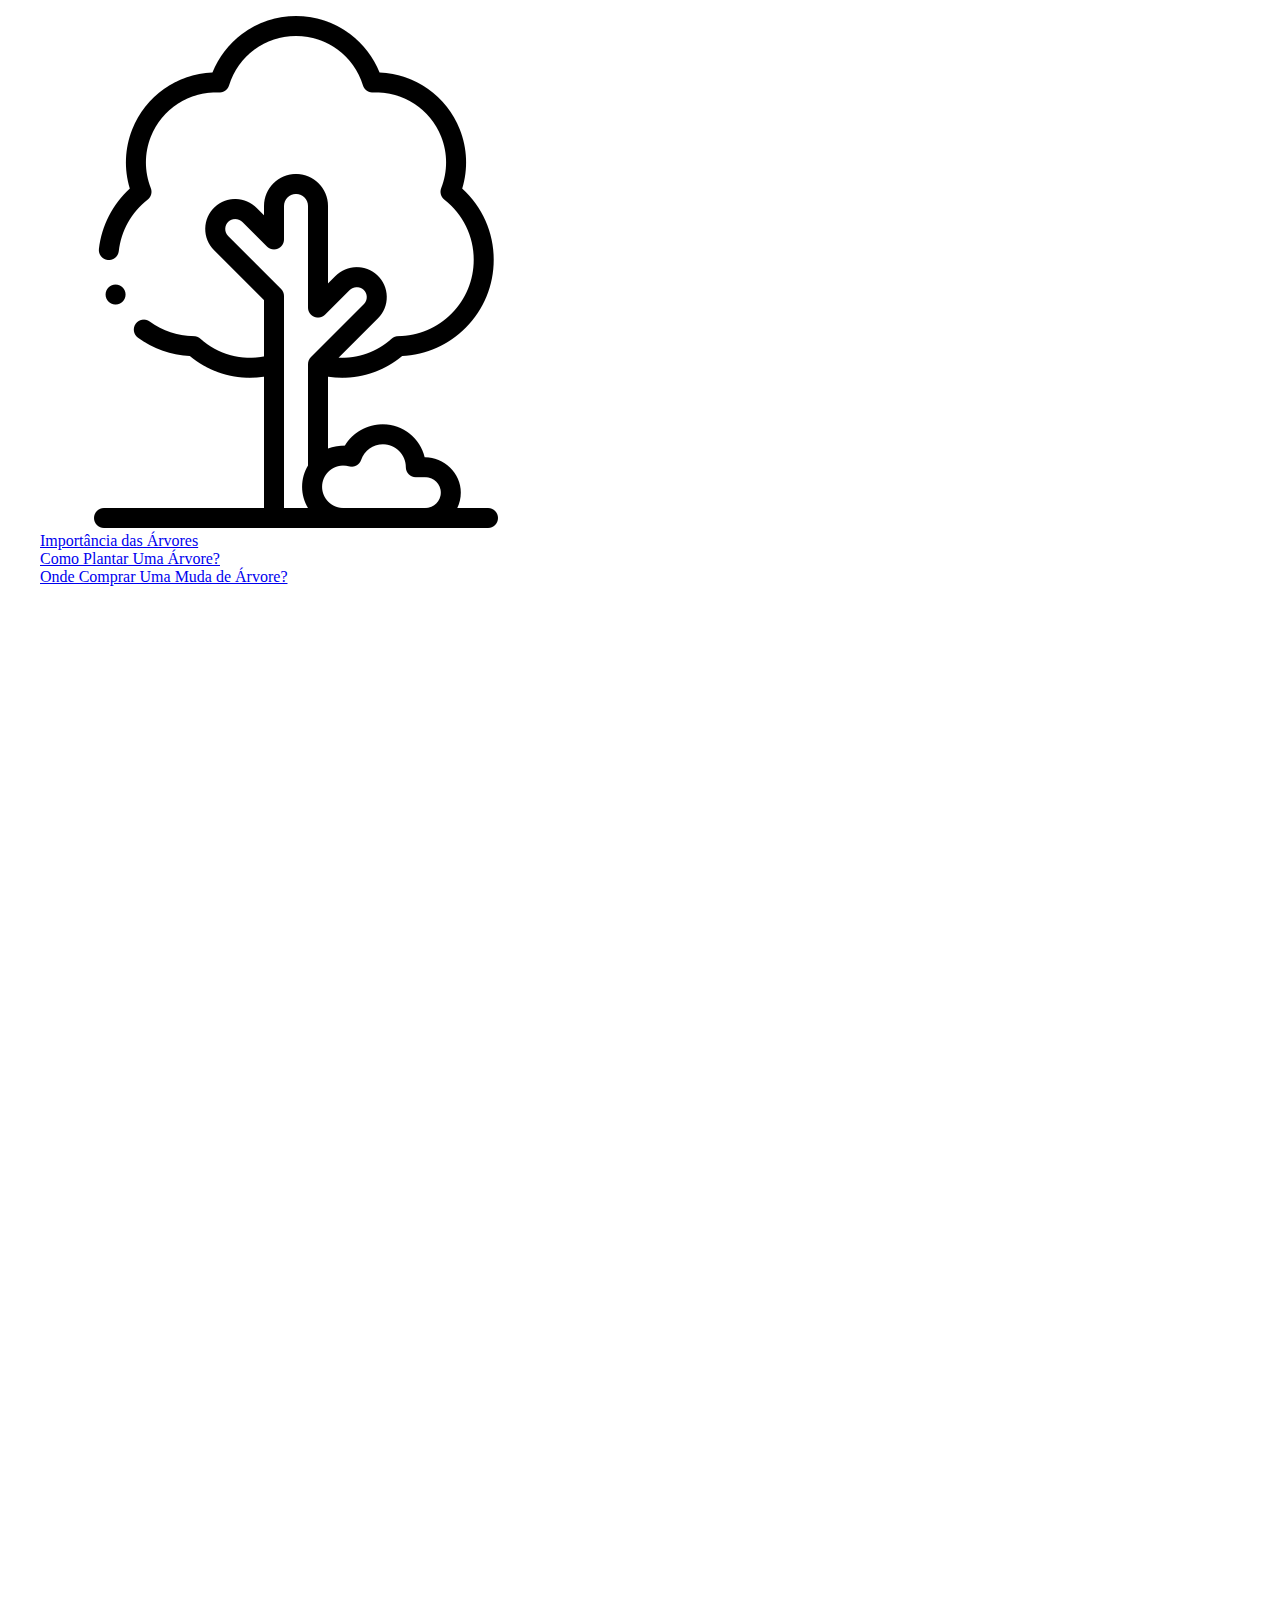
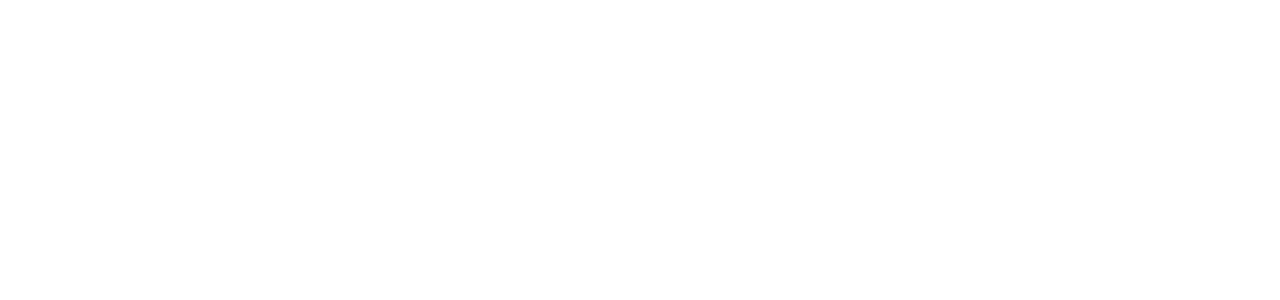
<file: comoplantar.html>
<!DOCTYPE html>
<html lang="pt-br">
<head>
    <meta charset="UTF-8">
    <meta name="viewport" content="width=device-width, initial-scale=1.0">
    <title>Como plantar uma árvore</title>
    <link rel="stylesheet" href="style.css">
    <link rel="shortcut icon" href="favicon.ico" type="image/x-icon">
</head>
<body>
    <div id="header">
        <ul>
            <img id="img_header" src="image_header.png" alt="Árvore">
            <li id="p_header"><a href="index.html">Importância das Árvores</a></li>
            <li id="p_header"><a href="comoplantar.html">Como Plantar Uma Árvore?</a></li>
            <li id="p_header"><a href="ondecomprar.html">Onde Comprar Uma Muda de Árvore?</a></li>
        </ul>
    </div>

    <h1>Como plantar uma árvore?</h1>
    <p>O plantio de árvores é uma prática gratificante e importante para o meio ambiente. Aqui estão as etapas básicas para plantar uma árvore</p>

    <h2>1. Escolha da Árvore</h2>
    <p>Selecione uma espécie de árvore adequada ao clima e solo da sua região. Considere também o espaço disponível e o propósito da plantação (sombra, conservação, beleza, etc.).</p>

    <h2>2. Escolha do Local</h2>
    <p>Escolha um local adequado, levando em consideração o espaço necessário para o crescimento da árvore, a exposição ao sol e a distância de estruturas ou outras árvores.</p>

    <h2>3. Preparação do Solo</h2>
    <p>Certifique-se de que o solo está preparado para receber a árvore. Remova qualquer grama, ervas daninhas ou detritos do local de plantio.</p>

    <h2>4. Cavando o Buraco</h2>
    <p>Cave um buraco largo e raso. O buraco deve ser pelo menos duas vezes mais largo que o diâmetro do torrão da raiz da árvore, mas não mais profundo do que a altura do torrão.</p>

    <h2>5. Remoção do Recipiente ou Saco de Cultivo</h2>
    <p>Remova cuidadosamente a árvore do recipiente ou saco de cultivo, tomando cuidado para não danificar as raízes.</p>

    <h2>6. Posicionamento da Árvore</h2>
    <p>Coloque a árvore no centro do buraco, certificando-se de que ela esteja nivelada. Assegure-se de que a superfície do solo ao redor da árvore fique no mesmo nível que estava no recipiente.</p>

    <h2>7. Preenchimento com Solo</h2>
    <p>Preencha o buraco com solo, pressionando suavemente para eliminar bolsas de ar. Certifique-se de que a árvore esteja firmemente plantada.</p>

    <h2>8. Rega Adequada</h2>
    <p>Logo após o plantio, regue bem a árvore. Mantenha um programa regular de rega durante os primeiros anos, especialmente durante períodos secos.</p>

    <h2>9. Adição de Cobertura Morta</h2>
    <p>Adicione uma camada de cobertura morta ao redor da árvore para ajudar a reter a umidade do solo e suprimir o crescimento de ervas daninhas.</p>

    <h2>10. Proteção</h2>
    <p>Proteja a árvore contra animais e outros danos. Use cercas ou dispositivos de proteção conforme necessário.</p>
</body>
</html>
</file>
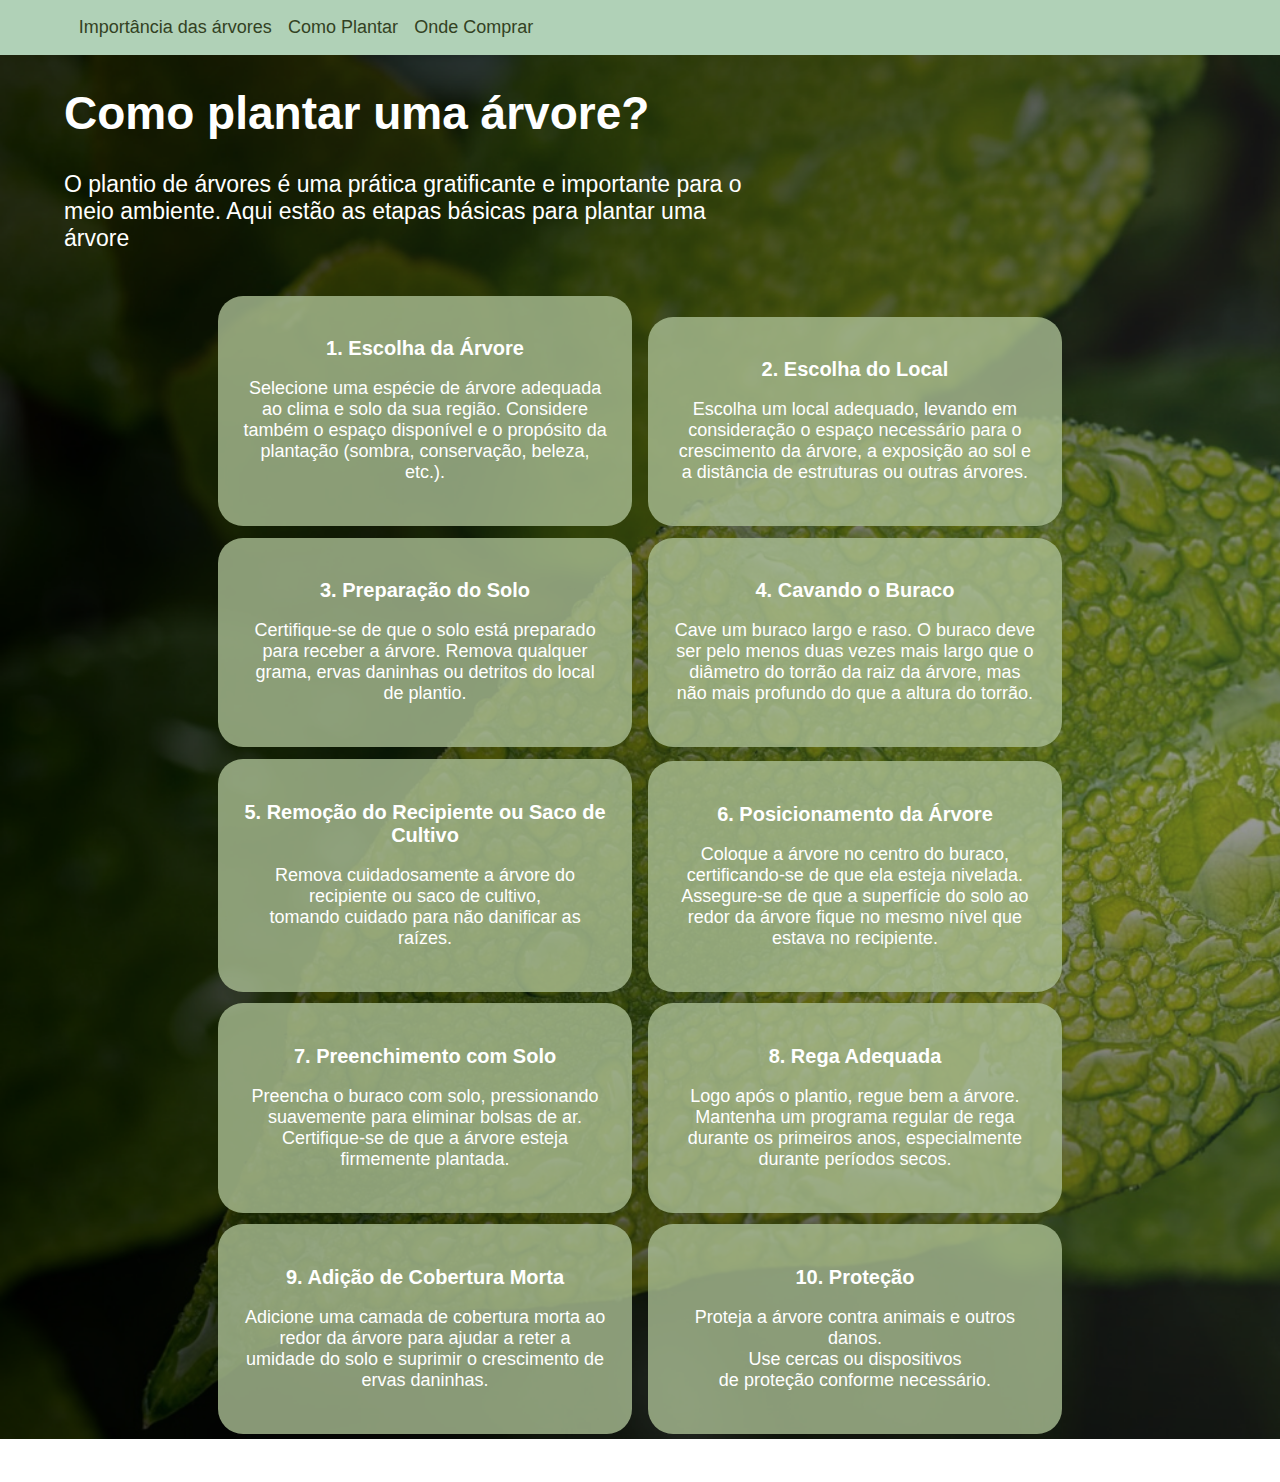
<file: p_comoplantar.html>
<!DOCTYPE html>
<html lang="pt-br">
<head>
    <meta charset="UTF-8">
    <meta name="viewport" content="width=device-width, initial-scale=1.0">
    <title>Como plantar uma árvore</title>
    <link rel="stylesheet" href="s_comoplantar.css">
    <link rel="shortcut icon" href="favicon.ico" type="image/x-icon">
</head>
<body>
    <nav>
        <ul class="navList">
            <li><a href="p_index.html">Importância das árvores</a></li>
            <li><a href="p_comoplantar.html">Como Plantar</a></li>
            <li><a href="p_ondecomprar.html">Onde Comprar</a></li>
        </ul>
    </nav>

    <div class="apresentation">
        <div class="title"> 
            <h1>Como plantar uma árvore?</h1>
            <p>O plantio de árvores é uma prática gratificante e importante para o meio ambiente. Aqui estão as etapas básicas para plantar uma árvore</p>
        </div>
        <div class="cards">
            <div class="cardsObjects"> 
                <h2>1. Escolha da Árvore</h2>
                <p>Selecione uma espécie de árvore adequada ao clima e solo da sua região. Considere também o espaço disponível e o propósito da plantação (sombra, conservação, beleza, etc.).</p>
            </div>
            <div class="cardsObjects"> 
                <h2>2. Escolha do Local</h2>
                <p>Escolha um local adequado, levando em consideração o espaço necessário para o crescimento da árvore, a exposição ao sol e a distância de estruturas ou outras árvores.</p>
            </div>
            <div class="cardsObjects"> 
                <h2>3. Preparação do Solo</h2>
                <p>Certifique-se de que o solo está preparado para receber a árvore. Remova qualquer grama, ervas daninhas ou detritos do local de plantio.</p>
            </div>
            <div class="cardsObjects"> 
                <h2>4. Cavando o Buraco</h2>
                <p>Cave um buraco largo e raso. O buraco deve ser pelo menos duas vezes mais largo que o diâmetro do torrão da raiz da árvore, mas não mais profundo do que a altura do torrão.</p>
            </div>
            <div class="cardsObjects"> 
                <h2>5. Remoção do Recipiente ou Saco de Cultivo</h2>
                <p>Remova cuidadosamente a árvore do recipiente ou saco de cultivo, <br> tomando cuidado para não danificar as raízes.</p>
            </div>
            <div class="cardsObjects"> 
                <h2>6. Posicionamento da Árvore</h2>
                <p>Coloque a árvore no centro do buraco, certificando-se de que ela esteja nivelada. Assegure-se de que a superfície do solo ao redor da árvore fique no mesmo nível que estava no recipiente.</p>
            </div>
            <div class="cardsObjects"> 
                <h2>7. Preenchimento com Solo</h2>
                <p>Preencha o buraco com solo, pressionando suavemente para eliminar bolsas de ar. Certifique-se de que a árvore esteja firmemente plantada.</p>
            </div>
            <div class="cardsObjects"> 
                <h2>8. Rega Adequada</h2>
                <p>Logo após o plantio, regue bem a árvore. Mantenha um programa regular de rega durante os primeiros anos, especialmente durante períodos secos.</p>
            </div>
            <div class="cardsObjects"> 
                <h2>9. Adição de Cobertura Morta</h2>
                <p>Adicione uma camada de cobertura morta ao redor da árvore para ajudar a reter a umidade do solo e suprimir o crescimento de ervas daninhas.</p>
            </div>
            <div class="cardsObjects"> 
                <h2>10. Proteção</h2>
                <p>Proteja a árvore contra animais e outros danos. <br> Use cercas ou dispositivos <br> de proteção conforme necessário.</p>

            </div>
        </div>
    </div>

    <h1></h1>
    

    

    

    

    

    

    

    

    




</body>
</html>
</file>
<file: style.css>
body {
    color: white;
    margin: 0px;
    display: grid;
}

/*NAVBAR - MENU*/
#navbar {
    margin-top: 0px;
    padding: 1px;
    width: 100%;
    max-height: 65px;
    background-color: rgb(176, 209, 183);
}

#navList {
    margin-left: 5%;
    display: flex;
    justify-content: ;
}

.li{
    font-family: 'Roboto', sans-serif;
    font-size: 18px;
    list-style: none;
    gap: 0. 5%;
    transition: transform 0.2s;
}
.li :hover{
    font-family: 'Roboto', sans-serif;
    color: rgb(20, 31, 2);
    transform: scale(1.05);
    transition: transform 0.2s;
}

#navList a{
    text-decoration: none;
    color: rgb(51, 66, 35);
    margin-left: 1%;
}


/*BACKGROUND INICIAL*/
.apresentation  {
    background-image: url(img/plantarArvore-01.png);
    background-size: cover;
    background-repeat: no-repeat;
    width: auto;
    max-height: 1080px;
    display: flex;
    flex-direction: column;
    padding: 30px;  
}


/*CARDS TEXTUAIS PÁGINA PRINCIPAL*/
.title {
    font-family: 'Roboto', sans-serif;
    margin-left: 5%;
    margin-top: 2%;
    font-size: 23px;
    max-width: 700px;
    text-align: left;
    color: rgb(255, 255, 255);
}

.title h2{
    font-family: 'Roboto', sans-serif;
    font-size: 30px;
}


.cards {
    font-family: 'Roboto', sans-serif;
    text-align: center;
    color: rgb(255, 255, 255);
    display: flex;
    flex-wrap: wrap;
    justify-content: space-around;
    padding: 25px;
    transition: transform 0.5s;
}
.cards :hover {
    transform: scale(1.02);
    transition: transform 0.2s;
}

.cardsObjects {
    font-size: 18px;
    background-color: rgb(170, 190, 148);
    padding: 20px;
    margin-bottom: 1%;
    border-radius: 25px;
    max-width: 400px;
    height: 200px;
}


.cardsObjects h2 {
    font-size: 23px;
}
</file>
<file: s_comoplantar.css>
body {
    color: white;
    margin: 0px;
    display: grid;
}

/*NAVBAR - MENU*/
nav {
    margin-top: 0px;
    padding: 1px;
    width: 100%;
    max-height: 65px;
    background-color: rgb(176, 209, 183);
}

.navList {
    margin-left: 2%;
    text-align: left;
}

.navList li{
    font-family: 'Roboto', sans-serif;
    font-size: 18px;
    display: inline;
    list-style: none;
    gap: 0. 5%;
    transition: transform 0.2s;
}
.navList li :hover{
    font-family: 'Roboto', sans-serif;
    color: rgb(20, 31, 2);
    transform: scale(1.05);
    transition: transform 0.2s;
}

.navList a{
    text-decoration: none;
    color: rgb(51, 66, 35);
    margin-left: 1%;
}


/*BACKGROUND INICIAL*/
.apresentation  {
    background-image: url(img/plantarArvore-01.png);
    background-size: cover;
    background-repeat: no-repeat;
    width: auto;
    max-height: 2000px; 
    min-height: 920px;
}


/*CARDS TEXTUAIS PÁGINA PRINCIPAL*/
.title {
    font-family: 'Roboto', sans-serif;
    margin-left: 5%;
    margin-right: 5%;
    margin-top: 2%;
    font-size: 23px;
    max-width: 700px;
    text-align: left;
    color: rgb(255, 255, 255);
}

.title h2{
    font-family: 'Roboto', sans-serif;
    font-size: blod;
}


.cards {
    font-family: 'Roboto', sans-serif;
    text-align: center;
    margin-left: 5%;
    margin-right: 5%;
    margin-top: 3%;
    transition: transform 0.5s;
}
.cards :hover {
    transform: scale(1.02);
    transition: transform 0.2s;
}

.cardsObjects {
    font-family: 'Roboto', sans-serif;
    font-size: 18px;
    background-color: rgba(170, 190, 148, 0.8);
    padding: 25px;
    margin: 0.5%;
    border-radius: 25px;
    width: calc(33.33% - 20px); 
    min-width: 300px; 
    display: inline-block;
    transition: transform 0.2s;
}

.cardsObjects h2 {
    font-size: 20px;
}
</file>
